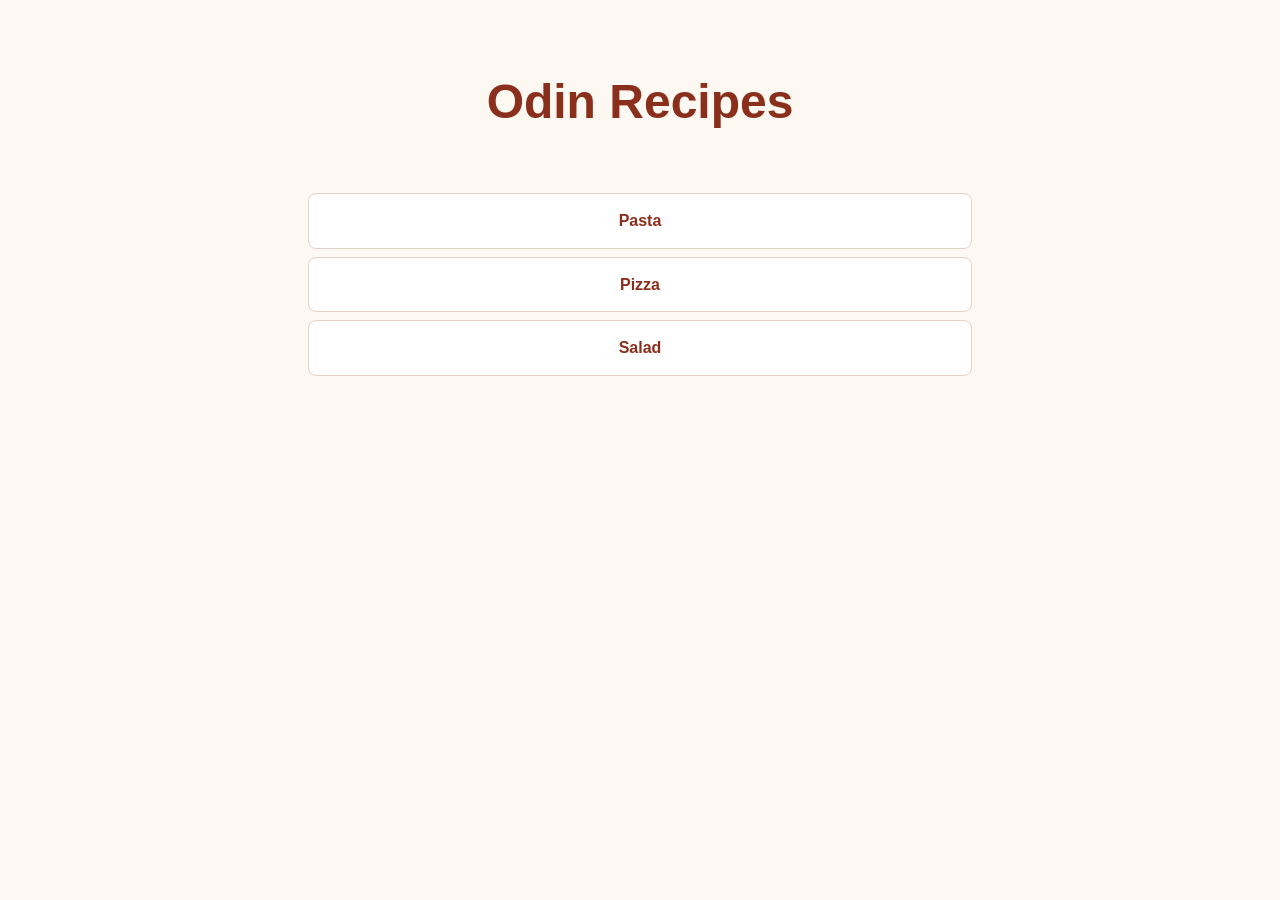
<file: index.html>
<!DOCTYPE html>
<html lang="en">
<head>
    <meta charset="UTF-8">
    <meta name="viewport" content="width=device-width, initial-scale=1.0">
    <title>Odin Project</title>
    <link rel="stylesheet" href="style.css">
</head>
<body>
    <h1>Odin Recipes</h1>

    <ul class="recipe-lists">
        <li><a href="recipes/pasta.html">Pasta</a></li>
        <li><a href="recipes/pizza.html">Pizza</a></li>
        <li><a href="recipes/salad.html">Salad</a></li>
    </ul>


</body>
</html>
</file>
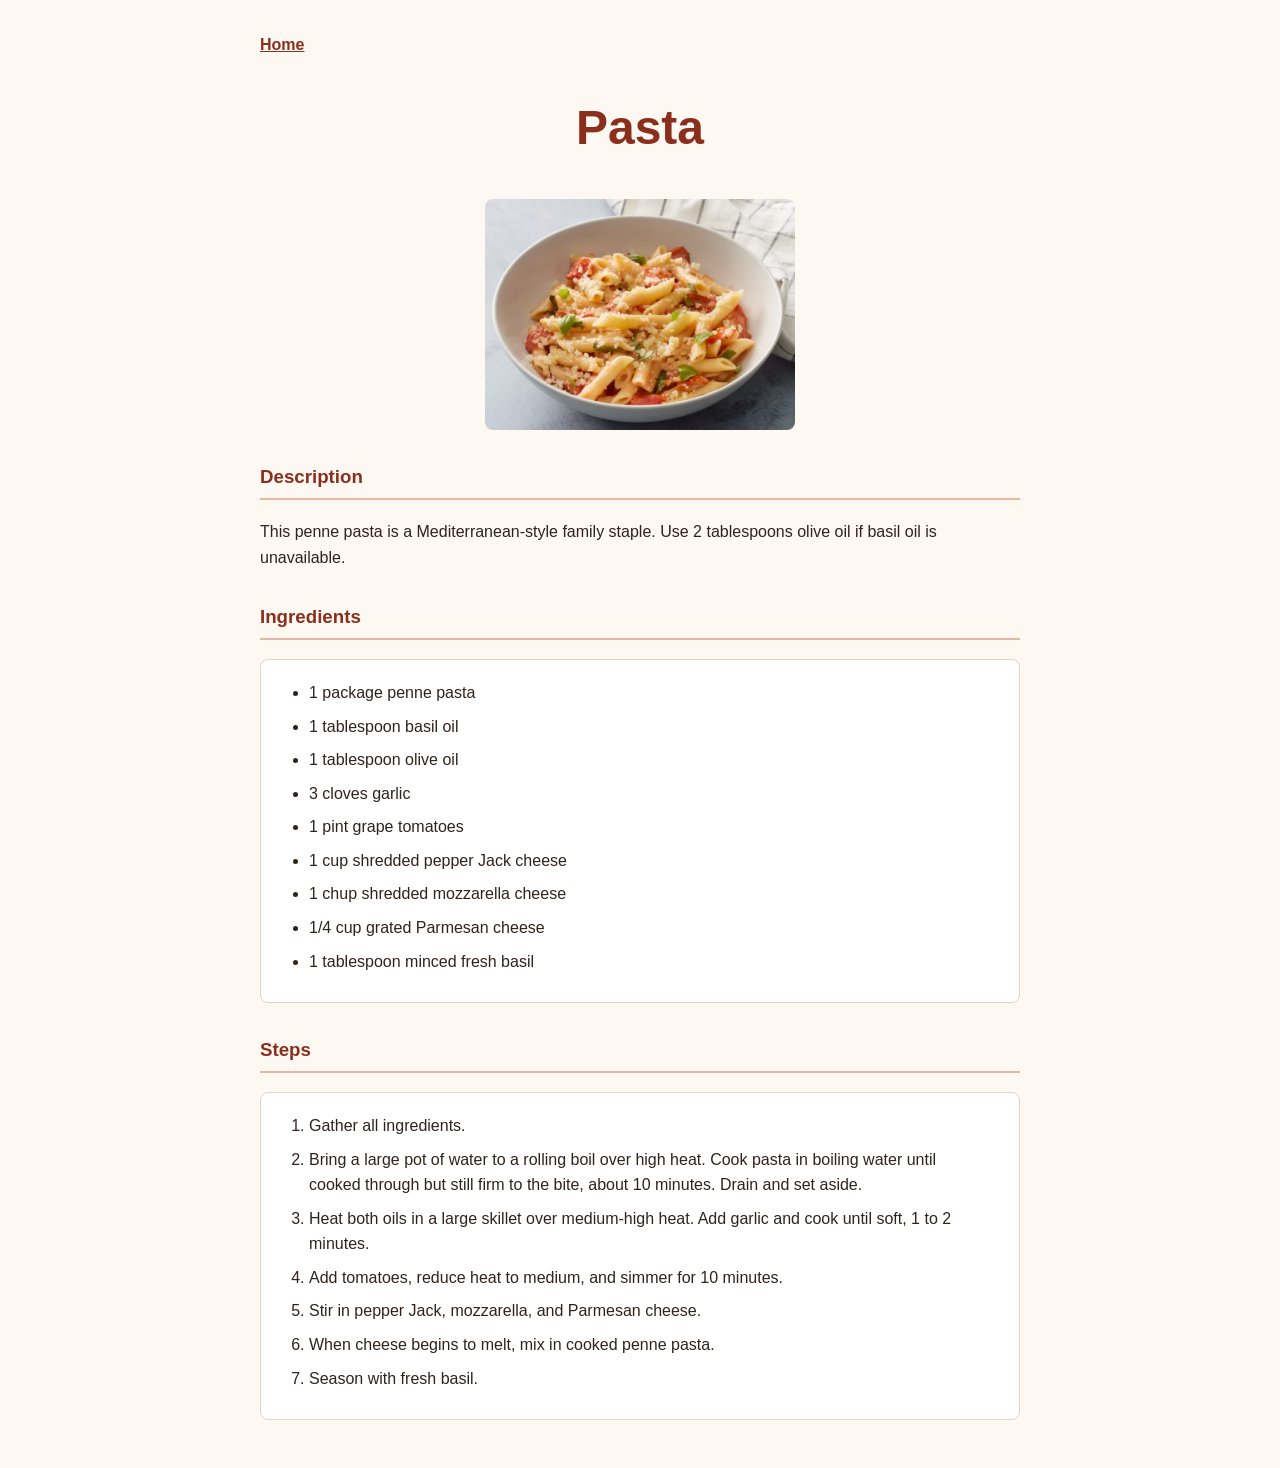
<file: recipes/pasta.html>
<!DOCTYPE html>
<html lang="en">
<head>
    <meta charset="UTF-8">
    <meta name="viewport" content="width=device-width, initial-scale=1.0">
    <title>recipes</title>
    <link rel="stylesheet" href="../style.css">
</head>
<body>
    <a href="../index.html">Home</a>

    <h1>Pasta</h1>
    <img src="../images/pasta.png" alt="pasta" height="310" width="310">

    <h3>Description</h3>
    <p>This penne pasta is a Mediterranean-style family staple. Use 2 tablespoons olive oil if basil oil is unavailable.</p>

    <h3>Ingredients</h3>
    <ul>
        <li>1 package penne pasta</li>
        <li>1 tablespoon basil oil</li>
        <li>1 tablespoon olive oil</li>
        <li>3 cloves garlic</li>
        <li>1 pint grape tomatoes</li>
        <li>1 cup shredded pepper Jack cheese</li>
        <li>1 chup shredded mozzarella cheese</li>
        <li>1/4 cup grated Parmesan cheese</li>
        <li>1 tablespoon minced fresh basil</li>
    </ul>
    
    <h3>Steps</h3>
    <ol>
        <li>Gather all ingredients.</li>
        <li>Bring a large pot of water to a rolling boil over high heat. Cook pasta in boiling water until cooked through but still firm to the bite, about 10 minutes. Drain and set aside.</li>
        <li>Heat both oils in a large skillet over medium-high heat. Add garlic and cook until soft, 1 to 2 minutes.</li>
        <li>Add tomatoes, reduce heat to medium, and simmer for 10 minutes.</li>
        <li>Stir in pepper Jack, mozzarella, and Parmesan cheese.</li>
        <li>When cheese begins to melt, mix in cooked penne pasta.</li>
        <li>Season with fresh basil.</li>
    </ol>
</body>
</html>
</file>
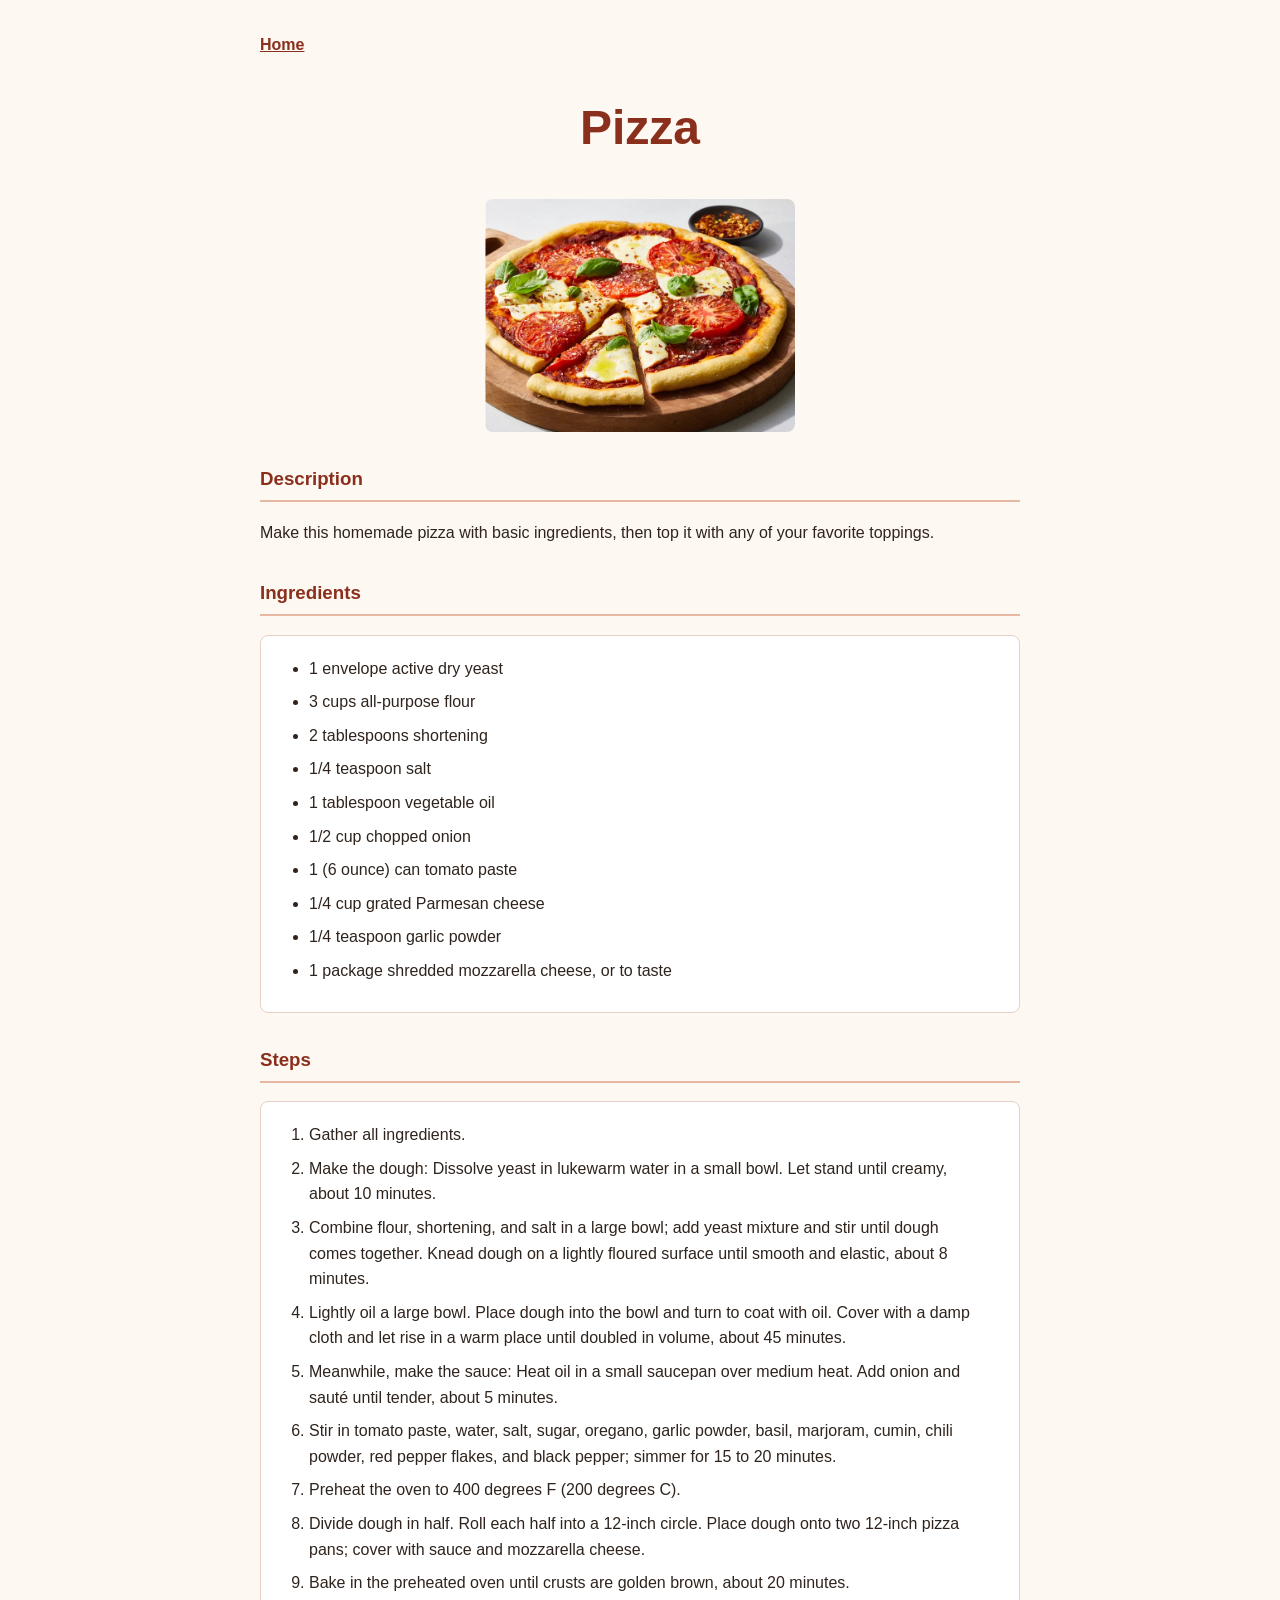
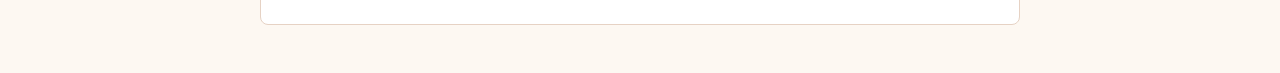
<file: recipes/pizza.html>
<!DOCTYPE html>
<html lang="en">
<head>
    <meta charset="UTF-8">
    <meta name="viewport" content="width=device-width, initial-scale=1.0">
    <title>recipes</title>
    <link rel="stylesheet" href="../style.css">
</head>
<body>
    <a href="../index.html">Home</a>

    <h1>Pizza</h1>
    <img src="../images/pizza.png" alt="pizza" height="310" width="310">

    <h3>Description</h3>
    <p>Make this homemade pizza with basic ingredients, then top it with any of your favorite toppings.</p>

    <h3>Ingredients</h3>
    <ul>
        <li>1 envelope active dry yeast</li>
        <li>3 cups all-purpose flour</li>
        <li>2 tablespoons shortening</li>
        <li>1/4 teaspoon salt</li>
        <li>1 tablespoon vegetable oil</li>
        <li>1/2 cup chopped onion</li>
        <li>1 (6 ounce) can tomato paste</li>
        <li>1/4 cup grated Parmesan cheese</li>
        <li>1/4 teaspoon garlic powder</li>
        <li>1 package shredded mozzarella cheese, or to taste</li>
    </ul>
    
    <h3>Steps</h3>
    <ol>
        <li>Gather all ingredients.</li>
        <li>Make the dough: Dissolve yeast in lukewarm water in a small bowl. Let stand until creamy, about 10 minutes.</li>
        <li>Combine flour, shortening, and salt in a large bowl; add yeast mixture and stir until dough comes together. Knead dough on a lightly floured surface until smooth and elastic, about 8 minutes.</li>
        <li>Lightly oil a large bowl. Place dough into the bowl and turn to coat with oil. Cover with a damp cloth and let rise in a warm place until doubled in volume, about 45 minutes.</li>
        <li>Meanwhile, make the sauce: Heat oil in a small saucepan over medium heat. Add onion and sauté until tender, about 5 minutes.</li>
        <li>Stir in tomato paste, water, salt, sugar, oregano, garlic powder, basil, marjoram, cumin, chili powder, red pepper flakes, and black pepper; simmer for 15 to 20 minutes.</li>
        <li>Preheat the oven to 400 degrees F (200 degrees C).</li>
        <li>Divide dough in half. Roll each half into a 12-inch circle. Place dough onto two 12-inch pizza pans; cover with sauce and mozzarella cheese.</li>
        <li>Bake in the preheated oven until crusts are golden brown, about 20 minutes.</li>
    </ol>
</body>
</html>
</file>
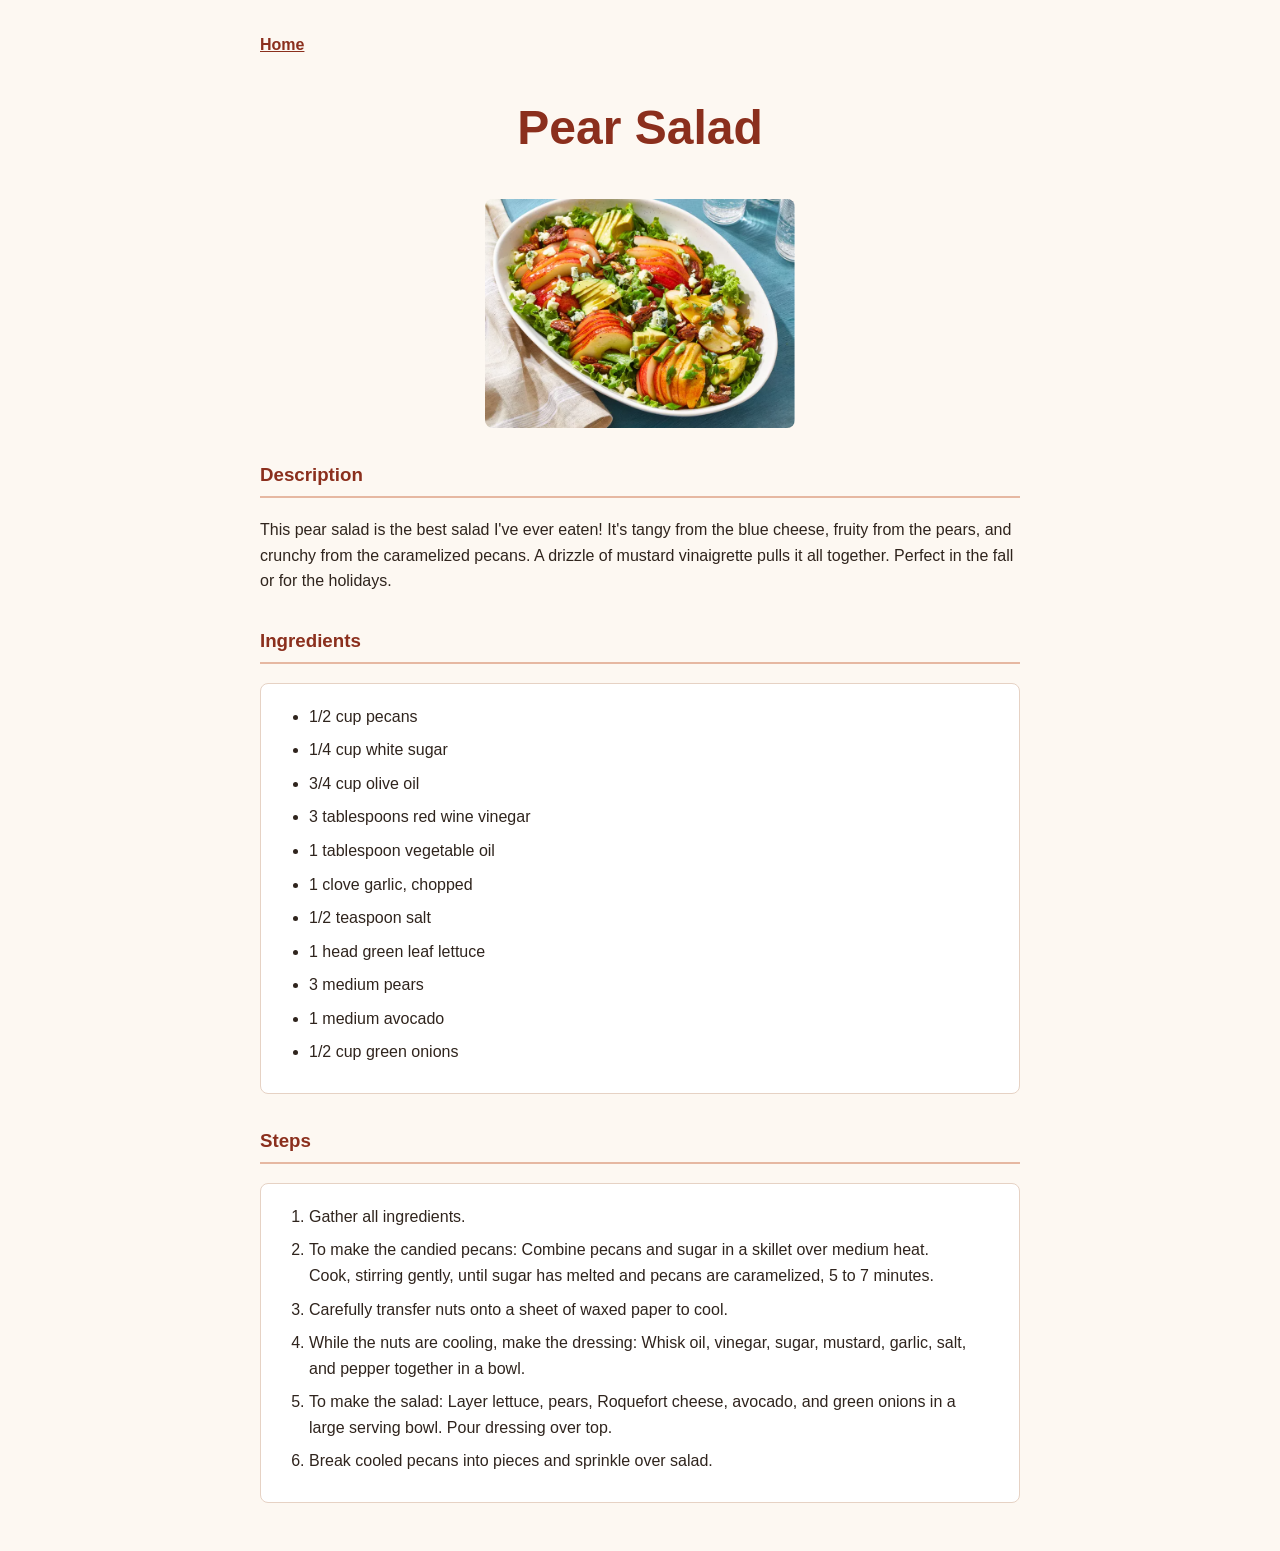
<file: recipes/salad.html>
<!DOCTYPE html>
<html lang="en">
<head>
    <meta charset="UTF-8">
    <meta name="viewport" content="width=device-width, initial-scale=1.0">
    <title>recipes</title>
    <link rel="stylesheet" href="../style.css">
</head>
<body>
    <a href="../index.html">Home</a>

    <h1>Pear Salad</h1>
    <img src="../images/salad.png" alt="salad" height="310" width="310">

    <h3>Description</h3>
    <p>This pear salad is the best salad I've ever eaten! It's tangy from the blue cheese, fruity from the pears, and crunchy from the caramelized pecans. A drizzle of mustard vinaigrette pulls it all together. Perfect in the fall or for the holidays.</p>

    <h3>Ingredients</h3>
    <ul>
        <li>1/2 cup pecans</li>
        <li>1/4 cup white sugar</li>
        <li>3/4 cup olive oil</li>
        <li>3 tablespoons red wine vinegar</li>
        <li>1 tablespoon vegetable oil</li>
        <li>1 clove garlic, chopped</li>
        <li>1/2 teaspoon salt</li>
        <li>1 head green leaf lettuce</li>
        <li>3 medium pears </li>
        <li>1 medium avocado</li>
        <li>1/2 cup green onions</li>
    </ul>
    
    <h3>Steps</h3>
    <ol>
        <li>Gather all ingredients.</li>
        <li>To make the candied pecans: Combine pecans and sugar in a skillet over medium heat. Cook, stirring gently, until sugar has melted and pecans are caramelized, 5 to 7 minutes.</li>
        <li>Carefully transfer nuts onto a sheet of waxed paper to cool.</li>
        <li>While the nuts are cooling, make the dressing: Whisk oil, vinegar, sugar, mustard, garlic, salt, and pepper together in a bowl.</li>
        <li>To make the salad: Layer lettuce, pears, Roquefort cheese, avocado, and green onions in a large serving bowl. Pour dressing over top.</li>
        <li>Break cooled pecans into pieces and sprinkle over salad.</li>
    </ol>
</body>
</html>
</file>
<file: style.css>
* {
    box-sizing: border-box;
}

body {
    max-width: 800px;
    margin: 0 auto;
    padding: 32px 20px;
    font-family: Verdana, Geneva, Tahoma, sans-serif;
    line-height: 1.6;
    color: #2f241d;
    background-color: #fdf8f2;
}

h1 {
    color: #8b2f1d;
    font-size: 48px;
    text-align: center;
    margin-bottom: 32px;
}

h3 {
    color: #8b2f1d;
    border-bottom: 2px solid #e6b8a2;
    padding-bottom: 6px;
    margin-top: 32px;
}

a {
    color: #8b2f1d;
    font-weight: bold;
}

img {
    display: block;
    margin: 0 auto;
    max-width: 100%;
    height: auto;
    border-radius: 8px;
}

ul,
ol {
    background-color: #ffffff;
    border: 1px solid #e6d2c4;
    border-radius: 8px;
    padding: 20px 48px;
    
}

li {
    margin-bottom: 8px;

}

.recipe-lists {
    text-align: center;
    list-style: none;
    padding = 0;
    border: none;
    background: transparent;
}

.recipe-lists a {
    display: block;
    padding: 14px 18px;
    background-color: #ffffff;
    border: 1px solid #e6d2c4;
    border-radius: 8px;
    text-decoration: none;
}
</file>
